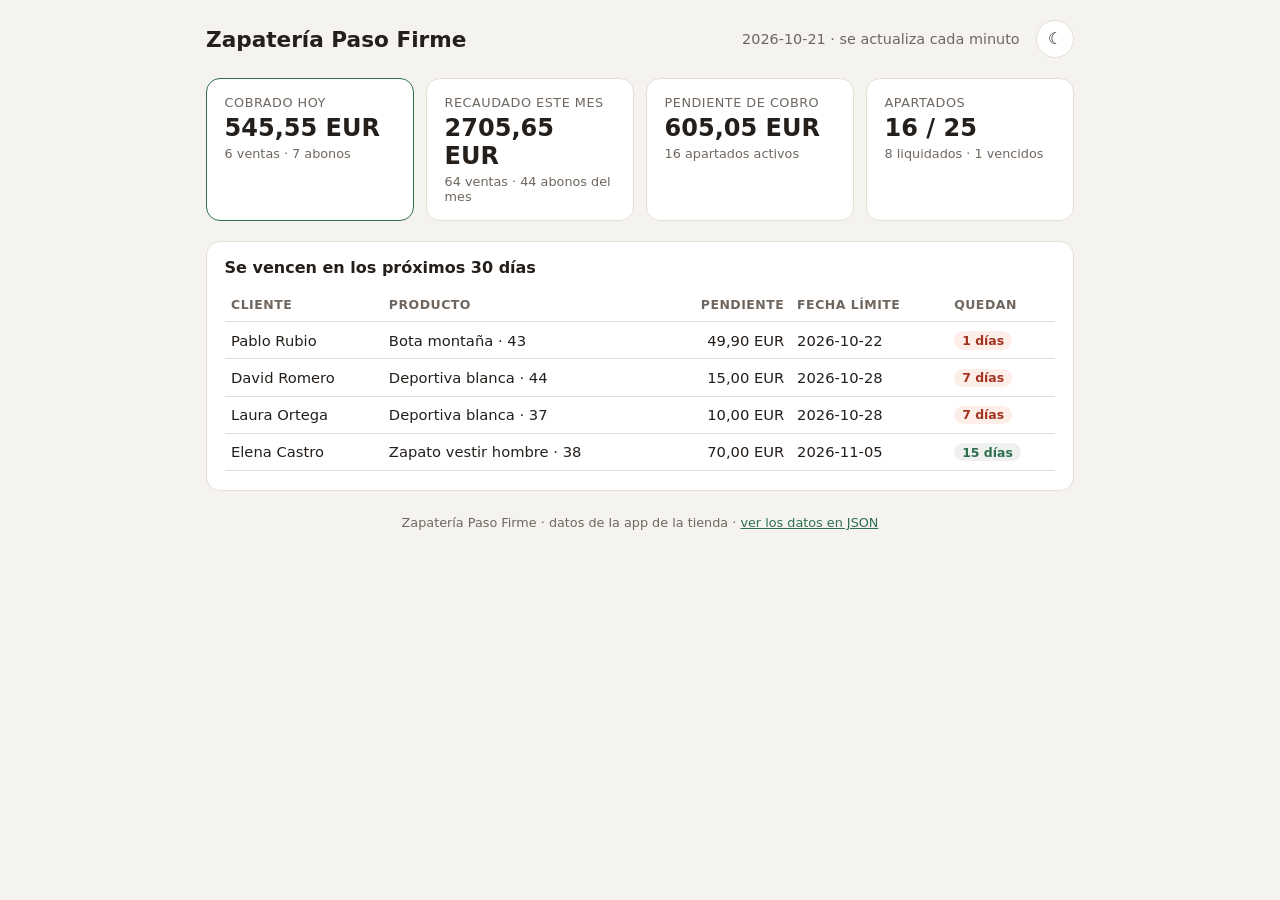
<file: docs/evidencias/panel.html>
﻿<!doctype html>
<html lang="es" data-tema="claro">
<head>
<meta charset="utf-8">
<meta name="viewport" content="width=device-width, initial-scale=1">
<meta http-equiv="refresh" content="60">
<title>Panel de la tienda · Paso Firme</title>
<script>
// El tema se aplica antes de pintar la pagina: si no, se ve un destello del otro tema.
// Prioridad: lo que eligio el usuario, si no, el del sistema.
(function () {
  try {
    const guardado = localStorage.getItem('tema-paso-firme');
    const oscuroDelSistema = window.matchMedia('(prefers-color-scheme: dark)').matches;
    document.documentElement.setAttribute('data-tema', guardado || (oscuroDelSistema ? 'oscuro' : 'claro'));
  } catch (e) {
    document.documentElement.setAttribute('data-tema', 'claro');
  }
})();
</script>
<style>
  :root, :root[data-tema="claro"] {
    --fondo: #f5f3ef; --tarjeta: #ffffff; --texto: #241f1b; --suave: #6f675f;
    --borde: #e4ded5; --acento: #2f6f4f; --ambar: #b26a00; --rojo: #a3341f;
    --chip-fondo: #eef1ee; --chip-texto: #2f6f4f;
    --chip-rojo-fondo: #fdeee9; --chip-rojo-texto: #a3341f;
    --sombra: 0 6px 24px rgba(0, 0, 0, .08);
    --boton: #ffffff; --boton-texto: #241f1b;
  }
  :root[data-tema="oscuro"] {
    --fondo: #141210; --tarjeta: #1e1b18; --texto: #ece7e0; --suave: #a49a90;
    --borde: #322d28; --acento: #63c795; --ambar: #e0a33c; --rojo: #e8775f;
    --chip-fondo: #2a2622; --chip-texto: #63c795;
    --chip-rojo-fondo: #3a2320; --chip-rojo-texto: #e8775f;
    --sombra: 0 6px 24px rgba(0, 0, 0, .45);
    --boton: #262320; --boton-texto: #ece7e0;
  }
  * { box-sizing: border-box; }
  body { margin: 0; background: var(--fondo); color: var(--texto);
         font-family: system-ui, -apple-system, "Segoe UI", sans-serif;
         -webkit-font-smoothing: antialiased; }
  main { max-width: 900px; margin: 0 auto; padding: 1.25rem 1rem 3rem; }
  header { display: flex; flex-wrap: wrap; align-items: center; gap: .5rem 1rem; margin-bottom: 1.25rem; }
  h1 { font-size: 1.35rem; margin: 0; flex: 1 1 auto; }
  .fecha { color: var(--suave); font-size: .9rem; }
  .boton { background: var(--boton); color: var(--boton-texto); border: 1px solid var(--borde);
           border-radius: 999px; width: 2.4rem; height: 2.4rem; font-size: 1rem; cursor: pointer;
           line-height: 1; }
  .boton:hover { border-color: var(--acento); }
  .cifras { display: grid; gap: .75rem; grid-template-columns: repeat(auto-fit, minmax(190px, 1fr)); margin-bottom: 1.25rem; }
  .cifra { background: var(--tarjeta); border: 1px solid var(--borde); border-radius: 14px; padding: 1rem 1.1rem; }
  .cifra .etiqueta { color: var(--suave); font-size: .8rem; text-transform: uppercase; letter-spacing: .04em; }
  .cifra .valor { font-size: 1.5rem; font-weight: 700; margin-top: .25rem; }
  .cifra .nota { color: var(--suave); font-size: .8rem; margin-top: .2rem; }
  .destacada { border-color: var(--acento); }
  .panel { background: var(--tarjeta); border: 1px solid var(--borde); border-radius: 14px; padding: 1rem 1.1rem 1.2rem; }
  .panel h2 { font-size: 1rem; margin: 0 0 .75rem; }
  table { width: 100%; border-collapse: collapse; font-size: .92rem; }
  th, td { text-align: left; padding: .55rem .4rem; border-bottom: 1px solid var(--borde); }
  th { color: var(--suave); font-weight: 600; font-size: .78rem; text-transform: uppercase; letter-spacing: .04em; }
  td.num, th.num { text-align: right; font-variant-numeric: tabular-nums; }
  .chip { display: inline-block; padding: .1rem .5rem; border-radius: 999px; background: var(--chip-fondo);
          color: var(--chip-texto); font-size: .78rem; font-weight: 600; }
  .chip-urgent { background: var(--chip-rojo-fondo); color: var(--chip-rojo-texto); }
  .vacio { color: var(--suave); text-align: center; padding: 1.2rem 0; }
  footer { margin-top: 1.5rem; color: var(--suave); font-size: .8rem; text-align: center; }
  a { color: var(--acento); }
  @media (max-width: 560px) {
    main { padding: 1rem .75rem 2.5rem; }
    .cifra .valor { font-size: 1.3rem; }
    th:nth-child(2), td:nth-child(2) { display: none; }
    .fecha { width: 100%; }
  }
  @media (prefers-reduced-motion: no-preference) {
    .boton, .cifra, .panel { transition: background-color .2s ease, border-color .2s ease, color .2s ease; }
  }
</style>
</head>
<body>
<main>
  <header>
    <h1>Zapatería Paso Firme</h1>
    <span class="fecha">2026-10-21 · se actualiza cada minuto</span>
    <button id="tema" class="boton" type="button" title="Cambiar entre tema claro y oscuro" aria-label="Cambiar el tema">☀</button>
  </header>

  <section class="cifras">
    <div class="cifra destacada">
      <div class="etiqueta">Cobrado hoy</div>
      <div class="valor">545,55 EUR</div>
      <div class="nota">6 ventas · 7 abonos</div>
    </div>
    <div class="cifra">
      <div class="etiqueta">Recaudado este mes</div>
      <div class="valor">2705,65 EUR</div>
      <div class="nota">64 ventas · 44 abonos del mes</div>
    </div>
    <div class="cifra">
      <div class="etiqueta">Pendiente de cobro</div>
      <div class="valor">605,05 EUR</div>
      <div class="nota">16 apartados activos</div>
    </div>
    <div class="cifra">
      <div class="etiqueta">Apartados</div>
      <div class="valor">16 / 25</div>
      <div class="nota">8 liquidados · 1 vencidos</div>
    </div>
  </section>

  <section class="panel">
    <h2>Se vencen en los próximos 30 días</h2>
    <table>
      <thead>
        <tr><th>Cliente</th><th>Producto</th><th class="num">Pendiente</th><th>Fecha límite</th><th>Quedan</th></tr>
      </thead>
      <tbody>
        <tr>
          <td>Pablo Rubio</td>
          <td>Bota montaña · 43</td>
          <td class="num">49,90 EUR</td>
          <td>2026-10-22</td>
          <td><span class="chip chip-urgent">1 días</span></td>
        </tr>
        <tr>
          <td>David Romero</td>
          <td>Deportiva blanca · 44</td>
          <td class="num">15,00 EUR</td>
          <td>2026-10-28</td>
          <td><span class="chip chip-urgent">7 días</span></td>
        </tr>
        <tr>
          <td>Laura Ortega</td>
          <td>Deportiva blanca · 37</td>
          <td class="num">10,00 EUR</td>
          <td>2026-10-28</td>
          <td><span class="chip chip-urgent">7 días</span></td>
        </tr>
        <tr>
          <td>Elena Castro</td>
          <td>Zapato vestir hombre · 38</td>
          <td class="num">70,00 EUR</td>
          <td>2026-11-05</td>
          <td><span class="chip ">15 días</span></td>
        </tr>
      </tbody>
    </table>
  </section>

  <footer>
    Zapatería Paso Firme · datos de la app de la tienda ·
    <a href="/webhook/panel?formato=json">ver los datos en JSON</a>
  </footer>
</main>
<script>
// Interruptor de tema: guarda la eleccion en el navegador.
(function () {
  const boton = document.getElementById('tema');
  if (!boton) return;
  const pintar = () => {
    const oscuro = document.documentElement.getAttribute('data-tema') === 'oscuro';
    boton.textContent = oscuro ? '☀' : '☾';
    boton.setAttribute('aria-label', oscuro ? 'Cambiar al tema claro' : 'Cambiar al tema oscuro');
  };
  boton.addEventListener('click', () => {
    const oscuro = document.documentElement.getAttribute('data-tema') === 'oscuro';
    const nuevo = oscuro ? 'claro' : 'oscuro';
    document.documentElement.setAttribute('data-tema', nuevo);
    try { localStorage.setItem('tema-paso-firme', nuevo); } catch (e) { /* sin almacenamiento */ }
    pintar();
  });
  pintar();
})();
</script>
</body>
</html>
</file>
